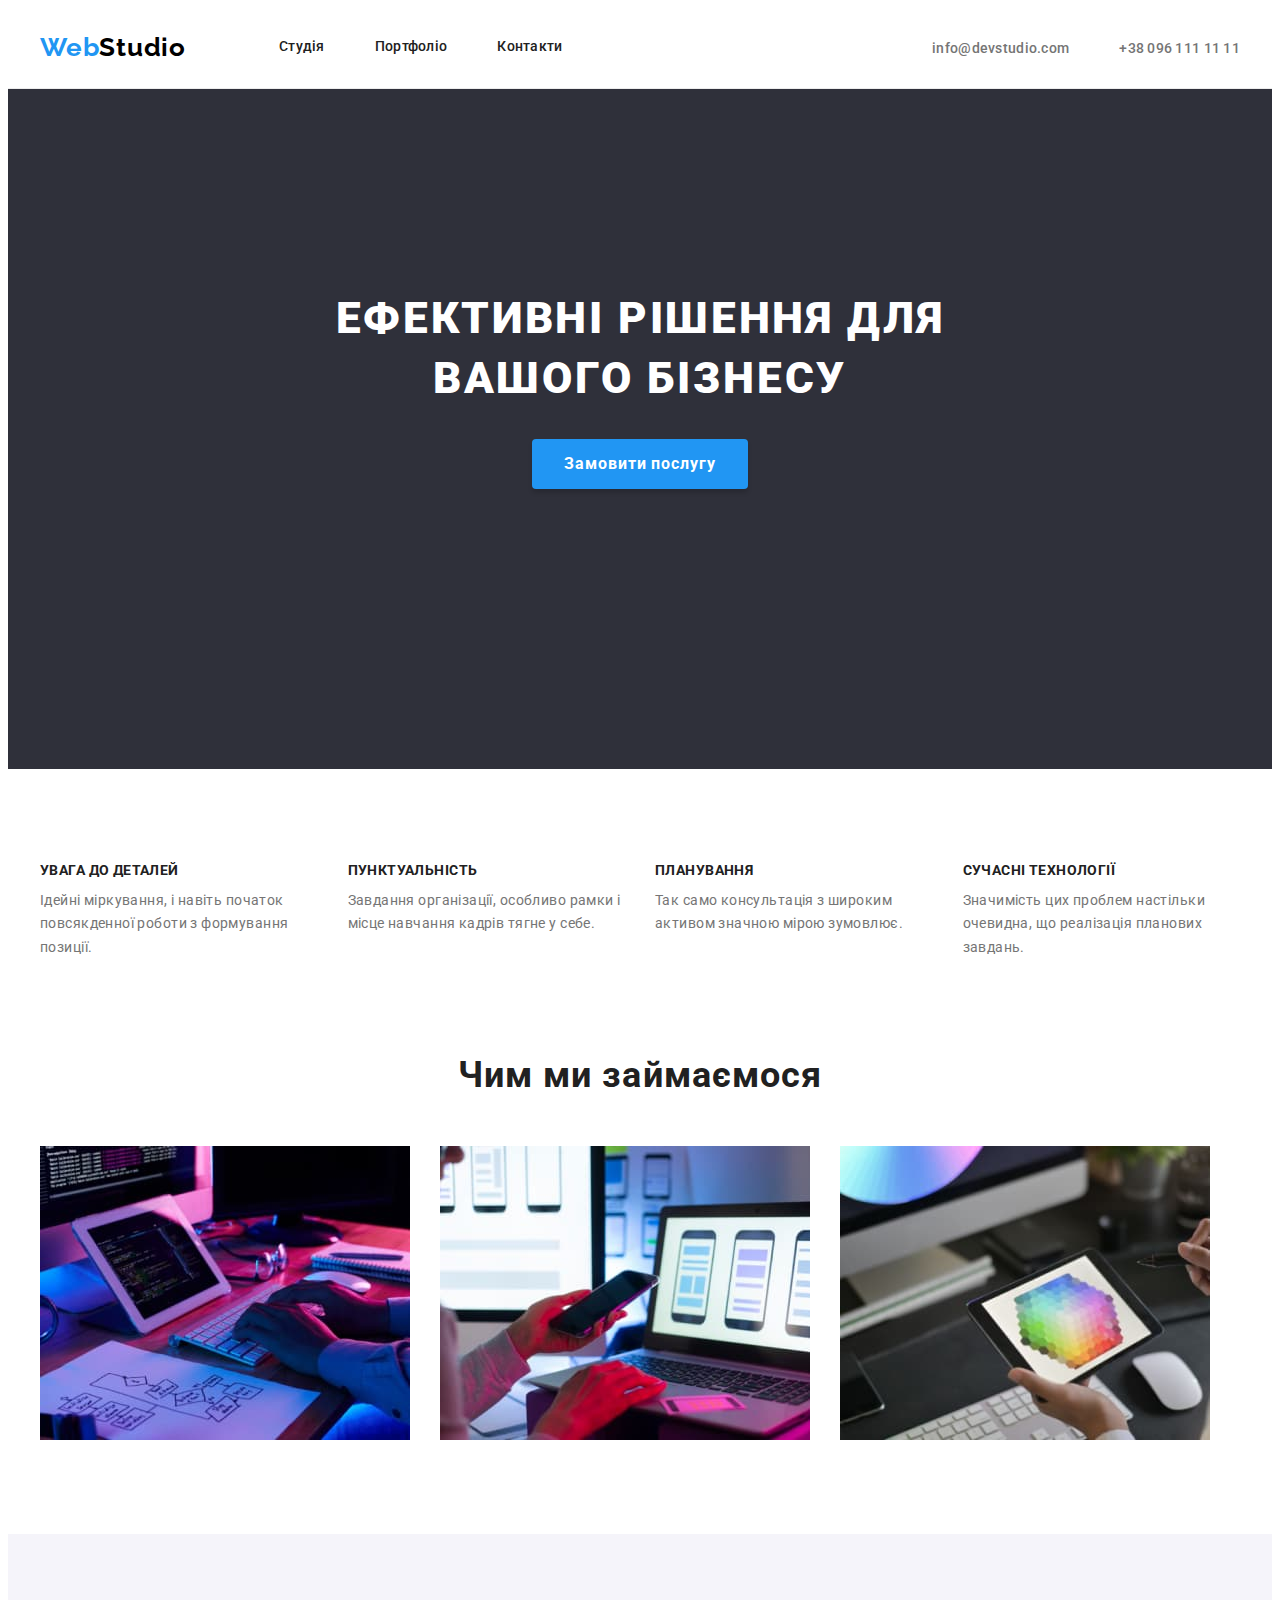
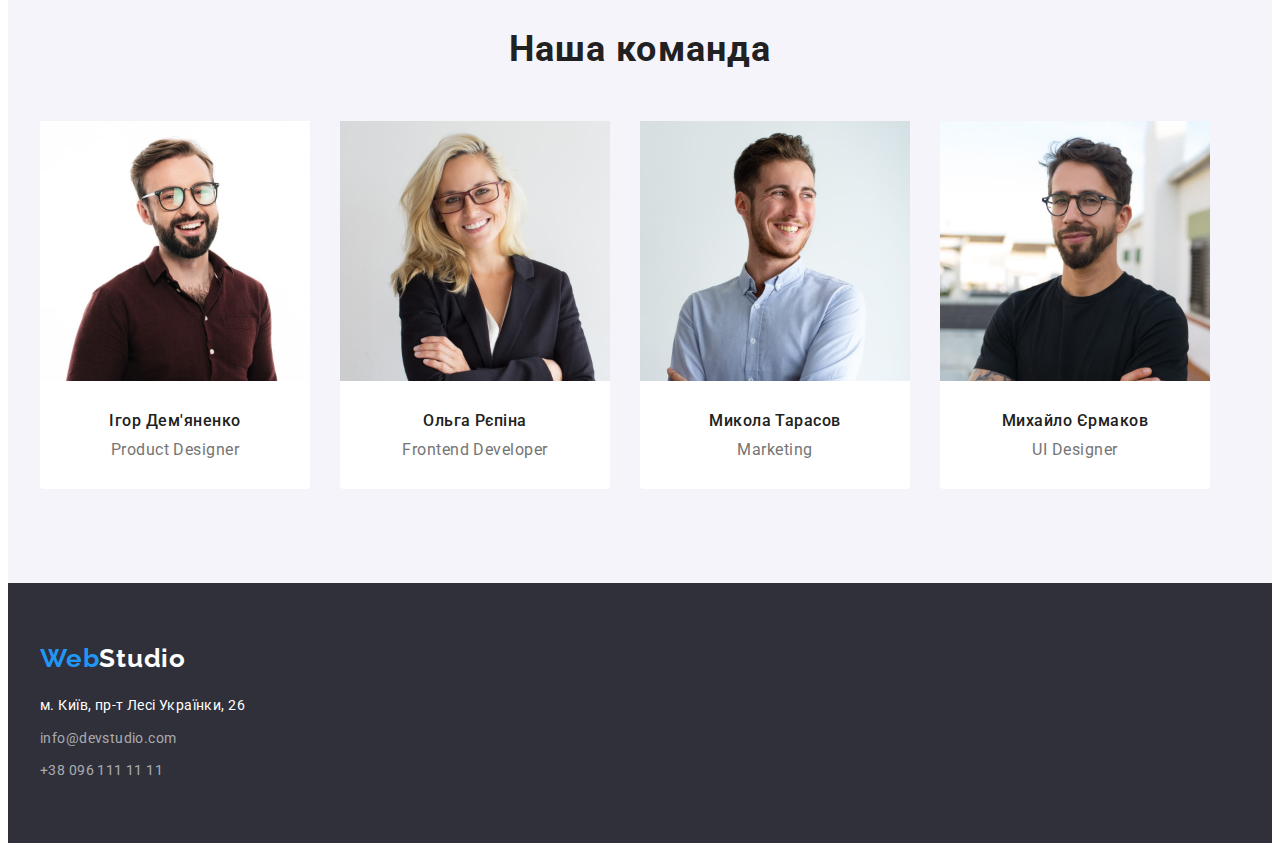
<file: index.html>
<!DOCTYPE html>
<html lang="uk">
  <head>
    <meta charset="UTF-8" />
    <meta http-equiv="X-UA-Compatible" content="IE=edge" />
    <meta name="viewport" content="width=device-width, initial-scale=1.0" />
    <title>WebStudio</title>
    <link rel="preconnect" href="https://fonts.googleapis.com" />
    <link rel="preconnect" href="https://fonts.gstatic.com" crossorigin />
    <link
      href="https://fonts.googleapis.com/css2?family=Raleway:wght@700&family=Roboto:wght@400;500;700;900&display=swap"
      rel="stylesheet"
    />
    <link
      rel="stylesheet"
      href="https://cdnjs.cloudflare.com/ajax/libs/modern-normalize/1.1.0/modern-normalize.min.css"
      integrity="sha512-wpPYUAdjBVSE4KJnH1VR1HeZfpl1ub8YT/NKx4PuQ5NmX2tKuGu6U/JRp5y+Y8XG2tV+wKQpNHVUX03MfMFn9Q=="
      crossorigin="anonymous"
      referrerpolicy="no-referrer"
    />
    <link rel="stylesheet" href="./css/styles.css" />
  </head>
  <body>
    <!--Шапка сайту-->
    <header class="header">
      <div class="container header-container">
        <nav class="header-navigation">
          <a href="./index.html" class="header-logo"
            >Web<span class="log-studio">Studio</span></a
          >
          <ul class="header-list list">
            <li class="header-item">
              <a href="./index.html" class="header-link">Студія</a>
            </li>
            <li class="header-item">
              <a href="./portfolio.html" class="header-link">Портфоліо</a>
            </li>
            <li class="header-item">
              <a href="" class="header-link">Контакти</a>
            </li>
          </ul>
        </nav>
        <ul class="contacts list">
          <li class="contacts-list">
            <a href="mailto:info@devstudio.com" class="contacts-mail"
              >info@devstudio.com</a
            >
          </li>
          <li class="contacts-list">
            <a href="tel:+380961111111" class="contacts-tel"
              >+38 096 111 11 11</a
            >
          </li>
        </ul>
      </div>
    </header>

    <main>
      <!--Ефективні рішення для вашого бізнесу-->
      <section class="hero">
        <div class="container">
          <h1 class="hero-title">Ефективні рішення для вашого бізнесу</h1>
          <button type="button" class="button">Замовити послугу</button>
        </div>
      </section>
      <!--Особливості-->
      <section class="features">
        <div class="container features-container">
          <h2 class="visually-hidden">Особливості</h2>
          <ul class="features-list list">
            <li class="features-item">
              <div class="features-box">
                <h3 class="features-title">Увага до деталей</h3>
                <p class="features-text">
                  Ідейні міркування, і навіть початок повсякденної роботи з
                  формування позиції.
                </p>
              </div>
            </li>
            <li class="features-item">
              <div class="features-box">
                <h3 class="features-title">Пунктуальність</h3>
                <p class="features-text">
                  Завдання організації, особливо рамки і місце навчання кадрів
                  тягне у себе.
                </p>
              </div>
            </li>
            <li class="features-item">
              <div class="features-box">
                <h3 class="features-title">Планування</h3>
                <p class="features-text">
                  Так само консультація з широким активом значною мірою
                  зумовлює.
                </p>
              </div>
            </li>
            <li class="features-item">
              <div class="features-box">
                <h3 class="features-title">Сучасні технології</h3>
                <p class="features-text">
                  Значимість цих проблем настільки очевидна, що реалізація
                  планових завдань.
                </p>
              </div>
            </li>
          </ul>
        </div>
      </section>
      <!--Чим ми займаємося-->
      <section class="work">
        <div class="container">
          <h2 class="work-title">Чим ми займаємося</h2>
          <ul class="work-list list">
            <li>
              <img
                src="./images/box1.jpg"
                alt="Дизайнер працює за ноутбуком"
                width="370"
              />
            </li>
            <li>
              <img
                src="./images/box2.jpg"
                alt="Дизайнер створює дизайн мобільного додатку"
                width="370"
              />
            </li>
            <li>
              <img
                src="./images/box3.jpg"
                alt="Гамма кольорів на планшеті"
                width="370"
              />
            </li>
          </ul>
        </div>
      </section>
      <!--Наша команда-->
      <section class="team">
        <div class="container">
          <h2 class="team-title">Наша команда</h2>
          <ul class="team-list list">
            <li class="team-item">
              <img
                class="employee"
                src="./images/img_employee1.jpg"
                alt="Фото продакт дизайнера"
                width="270"
              />
              <h3 class="employee-name">Ігор Дем'яненко</h3>
              <p class="employee-position">Product Designer</p>
            </li>
            <li class="team-item">
              <img
                class="employee"
                src="./images/img_employee2.jpg"
                alt="Фото розробника"
                width="270"
              />
              <h3 class="employee-name">Ольга Рєпіна</h3>
              <p class="employee-position">Frontend Developer</p>
            </li>
            <li class="team-item">
              <img
                class="employee"
                src="./images/img_employee3.jpg"
                alt="Фото маркетолога"
                width="270"
              />
              <h3 class="employee-name">Микола Тарасов</h3>
              <p class="employee-position">Marketing</p>
            </li>
            <li class="team-item">
              <img
                class="employee"
                src="./images/img_employee4.jpg"
                alt="Фото дизайнера"
                width="270"
              />
              <h3 class="employee-name">Михайло Єрмаков</h3>
              <p class="employee-position">UI Designer</p>
            </li>
          </ul>
        </div>
      </section>
    </main>
    <!--Підвал сайту-->
    <footer class="footer">
      <div class="container">
        <a href="./index.html" class="header-logo footer-log"
          >Web<span class="log-white">Studio</span></a
        >
        <address class="address">
          <ul class="address-list list">
            <li class="address-item">
              <a
                href="https://goo.gl/maps/CPtrU1FHBa2aNyZL9"
                target="_blank"
                rel="noopener noreferrer nofollow"
                class="address-map"
                >м. Київ, пр-т Лесі Українки, 26</a
              >
            </li>

            <li class="address-item">
              <a
                href="mailto:info@devstudio.com"
                class="address-contacts address-mail"
                >info@devstudio.com</a
              >
            </li>
            <li class="address-item">
              <a href="tel:+380961111111" class="address-contacts tel"
                >+38 096 111 11 11</a
              >
            </li>
          </ul>
        </address>
      </div>
    </footer>
  </body>
</html>
</file>
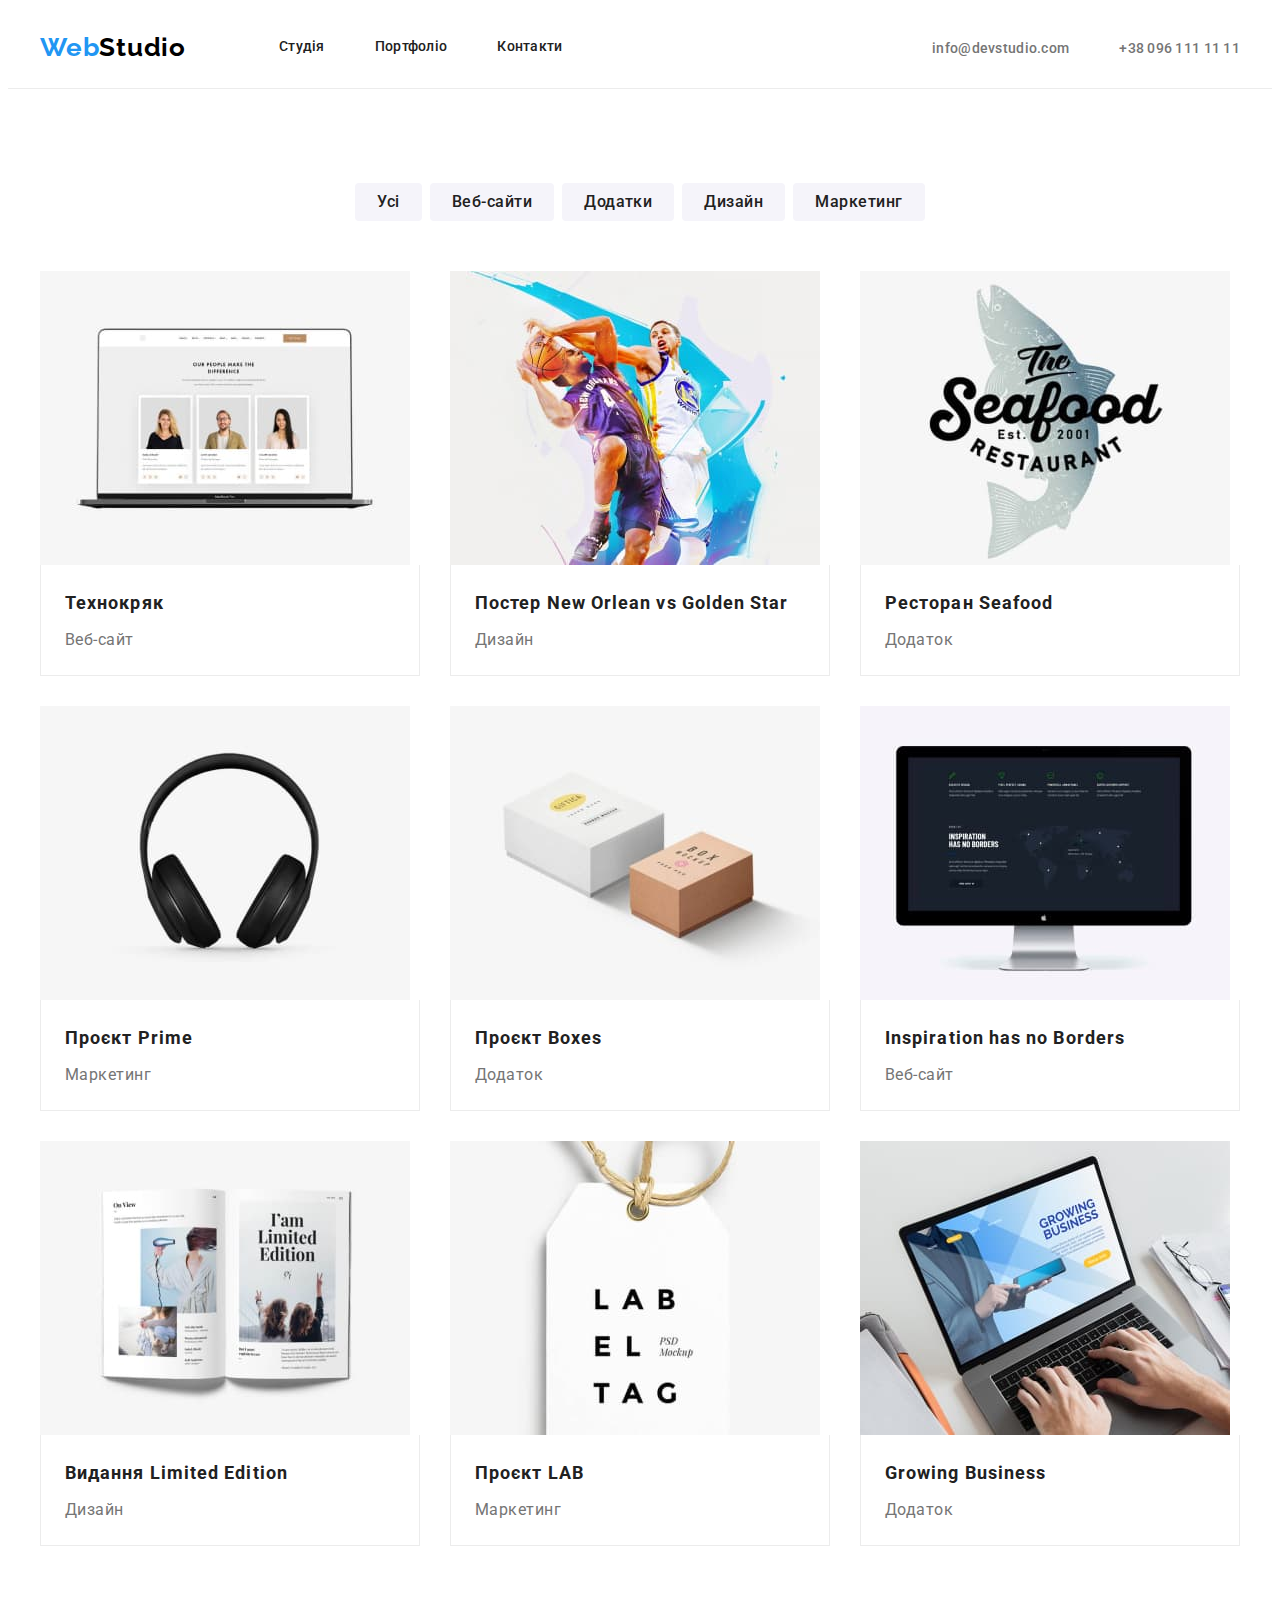
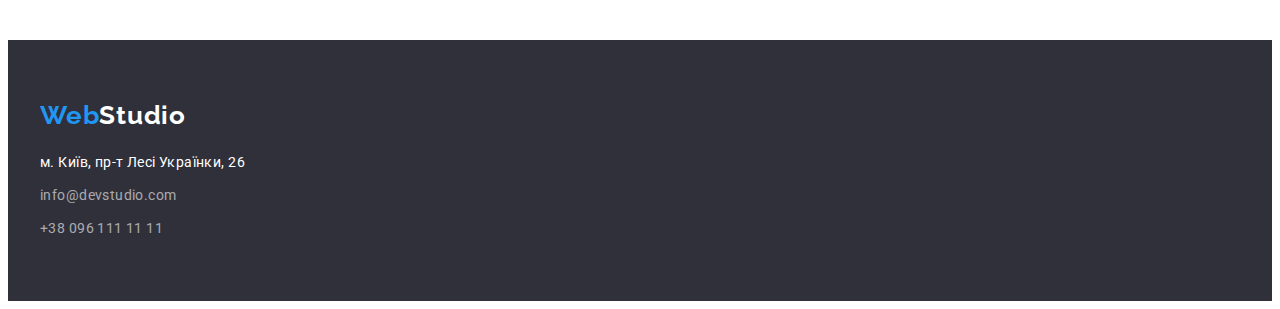
<file: portfolio.html>
<!DOCTYPE html>
<html lang="uk">
  <head>
    <meta charset="UTF-8" />
    <meta http-equiv="X-UA-Compatible" content="IE=edge" />
    <meta name="viewport" content="width=device-width, initial-scale=1.0" />
    <title>WebStudio</title>
    <link rel="preconnect" href="https://fonts.googleapis.com" />
    <link rel="preconnect" href="https://fonts.gstatic.com" crossorigin />
    <link
      href="https://fonts.googleapis.com/css2?family=Raleway:wght@700&family=Roboto:wght@400;500;700;900&display=swap"
      rel="stylesheet"
    />
    <link
      rel="stylesheet"
      href="https://cdnjs.cloudflare.com/ajax/libs/modern-normalize/1.1.0/modern-normalize.min.css"
      integrity="sha512-wpPYUAdjBVSE4KJnH1VR1HeZfpl1ub8YT/NKx4PuQ5NmX2tKuGu6U/JRp5y+Y8XG2tV+wKQpNHVUX03MfMFn9Q=="
      crossorigin="anonymous"
      referrerpolicy="no-referrer"
    />
    <link rel="stylesheet" href="./css/styles.css" />
  </head>
  <body>
    <!--Шапка сайту-->
    <header class="header">
      <div class="container header-container">
        <nav class="header-navigation">
          <a href="./index.html" class="header-logo"
            >Web<span class="log-studio">Studio</span></a
          >
          <ul class="header-list list">
            <li class="header-item">
              <a href="./index.html" class="header-link">Студія</a>
            </li>
            <li class="header-item">
              <a href="./portfolio.html" class="header-link">Портфоліо</a>
            </li>
            <li class="header-item">
              <a href="" class="header-link">Контакти</a>
            </li>
          </ul>
        </nav>
        <ul class="contacts list">
          <li class="contacts-list">
            <a href="mailto:info@devstudio.com" class="contacts-mail"
              >info@devstudio.com</a
            >
          </li>
          <li class="contacts-list">
            <a href="tel:+380961111111" class="contacts-tel"
              >+38 096 111 11 11</a
            >
          </li>
        </ul>
      </div>
    </header>

    <main>
      <section class="portfolio">
        <div class="container">
          <h1 class="visually-hidden">Portfolio</h1>
          <ul class="portfolio-list list">
            <li><button type="button" class="button-portfolio">Усі</button></li>
            <li>
              <button type="button" class="button-portfolio">Веб-сайти</button>
            </li>
            <li>
              <button type="button" class="button-portfolio">Додатки</button>
            </li>
            <li>
              <button type="button" class="button-portfolio">Дизайн</button>
            </li>
            <li>
              <button type="button" class="button-portfolio">Маркетинг</button>
            </li>
          </ul>

          <ul class="projects list">
            <li class="projects-item">
              <a href="#" class="projects-link"
                ><img
                  class="projects-img"
                  src="./images/img-webcite.jpg"
                  alt="Ілюстрація веб-сайту"
                  width="370"
                />
                <div class="projects-box">
                  <h2 class="projects-title">Технокряк</h2>
                  <p class="projects-text">Веб-сайт</p>
                </div>
              </a>
            </li>
            <li class="projects-item">
              <a href="#" class="projects-link"
                ><img
                  class="projects-img"
                  src="./images/img-designe1.jpg"
                  alt="Баскетболісти"
                  width="370"
                />
                <div class="projects-box">
                  <h2 class="projects-title">
                    Постер New Orlean vs Golden Star
                  </h2>
                  <p class="projects-text">Дизайн</p>
                </div>
              </a>
            </li>
            <li class="projects-item">
              <a href="#" class="projects-link"
                ><img
                  class="projects-img"
                  src="./images/img-app1.jpg"
                  alt="Логотип ресторану"
                  width="370"
                />
                <div class="projects-box">
                  <h2 class="projects-title">Ресторан Seafood</h2>
                  <p class="projects-text">Додаток</p>
                </div>
              </a>
            </li>
            <li class="projects-item">
              <a href="#" class="projects-link"
                ><img
                  class="projects-img"
                  src="./images/img-marketing1.jpg"
                  alt="Навушники"
                  width="370"
                />
                <div class="projects-box">
                  <h2 class="projects-title">Проєкт Prime</h2>
                  <p class="projects-text">Маркетинг</p>
                </div>
              </a>
            </li>
            <li class="projects-item">
              <a href="#" class="projects-link"
                ><img
                  class="projects-img"
                  src="./images/img-app2.jpg"
                  alt="Дві коробки"
                  width="370"
                />
                <div class="projects-box">
                  <h2 class="projects-title">Проєкт Boxes</h2>
                  <p class="projects-text">Додаток</p>
                </div>
              </a>
            </li>
            <li class="projects-item">
              <a href="#" class="projects-link"
                ><img
                  class="projects-img"
                  src="./images/img-webcite2.jpg"
                  alt="Монітор"
                  width="370"
                />
                <div class="projects-box">
                  <h2 class="projects-title">Inspiration has no Borders</h2>
                  <p class="projects-text">Веб-сайт</p>
                </div>
              </a>
            </li>
            <li class="projects-item">
              <a href="#" class="projects-link"
                ><img
                  class="projects-img"
                  src="./images/img-designe2.jpg"
                  alt="Розворот журналу"
                  width="370"
                />
                <div class="projects-box">
                  <h2 class="projects-title">Видання Limited Edition</h2>
                  <p class="projects-text">Дизайн</p>
                </div></a
              >
            </li>
            <li class="projects-item">
              <a href="#" class="projects-link"
                ><img
                  class="projects-img"
                  src="./images/img-marketing2.jpg"
                  alt="Бірка"
                  width="370"
                />
                <div class="projects-box">
                  <h2 class="projects-title">Проєкт LAB</h2>
                  <p class="projects-text">Маркетинг</p>
                </div></a
              >
            </li>
            <li class="projects-item">
              <a href="#" class="projects-link"
                ><img
                  class="projects-img"
                  src="./images/img-app3.jpg"
                  alt="Ноутбук"
                  width="370"
                />
                <div class="projects-box">
                  <h2 class="projects-title">Growing Business</h2>
                  <p class="projects-text">Додаток</p>
                </div></a
              >
            </li>
          </ul>
        </div>
      </section>
    </main>
    <!--Підвал сайту-->
    <footer class="footer">
      <div class="container">
        <a href="./index.html" class="header-logo footer-log"
          >Web<span class="log-white">Studio</span></a
        >
        <address class="address">
          <ul class="address-list list">
            <li class="address-item">
              <a
                href="https://goo.gl/maps/CPtrU1FHBa2aNyZL9"
                target="_blank"
                rel="noopener noreferrer nofollow"
                class="address-map"
                >м. Київ, пр-т Лесі Українки, 26</a
              >
            </li>
            <li class="address-item">
              <a
                href="mailto:info@devstudio.com"
                class="address-contacts address-mail"
                >info@devstudio.com</a
              >
            </li>
            <li class="address-item">
              <a href="tel:+380961111111" class="address-contacts"
                >+38 096 111 11 11</a
              >
            </li>
          </ul>
        </address>
      </div>
    </footer>
  </body>
</html>
</file>
<file: css/styles.css>
body {
  font-family: "Roboto", sans-serif;
  color: var(--text-color);
  background-color: var(--white-color);
}
:root {
  --accent-color: #2196f3;
  --title-color: #212121;
  --text-color: #757575;
  --white-color: #ffffff;
  --logo-studio-color: #000000;
  --shadow-button-color: rgba(0, 0, 0, 0.15);
  --footer-color: #2f303a;
  --contacts-color: rgba(255, 255, 255, 0.6);
  --portfolio-button-color: #f5f4fa;
  --button-hover: #188ce8;
  --hero-bg-color: #2f303a;
  --border-colour: #ececec;
}

p,
h1,
h2,
h3,
h4,
h5,
h6 {
  margin: 0;
}
ul,
ol {
  margin: 0;
  padding-left: 0;
}
button {
  cursor: pointer;
}
address {
  font-style: normal;
}
img {
  display: block;
}

/*--------------------HEADER---------------------------------*/
.container {
  width: 1200px;
  padding-left: 15px;
  padding-right: 15px;
  margin: 0 auto;
  /*outline: 2px solid red;*/
}
.header {
  padding-top: 24px;
  padding-bottom: 25px;
  border-bottom: 1px solid var(--border-colour);
}
.header-container {
  display: flex;
  align-items: center;
  justify-content: space-between;
}
.header-navigation {
  display: flex;
  align-items: center;
}
.header-list {
  display: flex;
  gap: 50px;
}
.contacts {
  display: flex;
  gap: 50px;
}
.header-logo {
  font-family: "Raleway", sans-seri;
  font-weight: 700;
  font-size: 26px;
  line-height: 1.19;
  letter-spacing: 0.03em;
  text-decoration: none;
  color: var(--accent-color);
  margin-right: 93px;
}
.log-studio {
  color: var(--logo-studio-color);
}
.list {
  list-style: none;
}
.header-item {
  font-weight: 500;
  font-size: 14px;
  line-height: 1.14;
  letter-spacing: 0.02em;
  text-decoration: none;
}
.header-link {
  text-decoration: none;
  color: var(--title-color);
}
.header-link:hover,
.header-link:focus {
  color: var(--accent-color);
}
.contacts-mail,
.contacts-tel {
  font-weight: 500;
  font-size: 14px;
  line-height: 16px;
  letter-spacing: 0.02em;
  color: var(--text-color);
  text-decoration: none;
}
.contacts-mail:hover,
.contacts-mail:focus {
  color: var(--accent-color);
}
.contacts-tel:hover,
.contacts-tel:focus {
  color: var(--accent-color);
}
/*----------------------------------HERO------------------------------*/
.hero {
  background-color: var(--hero-bg-color);
  padding-top: 200px;
  padding-bottom: 280px;
}
.hero-title {
  font-weight: 900;
  font-size: 44px;
  line-height: 1.36;
  text-align: center;
  letter-spacing: 0.06em;
  text-transform: uppercase;
  color: var(--white-color);
  max-width: 696px;
  margin: 0 auto 30px;
}

.button {
  min-width: 216px;
  height: 50px;
  font-family: inherit;
  background-color: var(--accent-color);
  box-shadow: 0px 4px 4px var(--shadow-button-color);
  border-radius: 4px;
  color: var(--white-color);
  font-weight: 700;
  font-size: 16px;
  line-height: 1.88;
  display: flex;
  align-items: center;
  text-align: center;
  letter-spacing: 0.06em;
  display: block;
  margin: 0 auto;
  border: none;
}
.button:focus,
.button:hover {
  background: var(--button-hover);
}
/*---------------------------------Section features--------------------------*/
.features {
  padding-top: 94px;
}
.features-list {
  display: flex;
  gap: 30px;
}
.features-item {
  flex-basis: calc((100% - 90px) / 4);
}
.features-title {
  font-weight: 700;
  font-size: 14px;
  line-height: 1.14;
  letter-spacing: 0.03em;
  text-transform: uppercase;
  color: var(--title-color);
  margin-bottom: 10px;
}
.features-text {
  font-size: 14px;
  line-height: 1.71;
  letter-spacing: 0.03em;
}
/*----------------What do we do---------------------------------*/
.work {
  padding-top: 94px;
  padding-bottom: 94px;
}
.work-list {
  display: flex;
  gap: 30px;
}
.work-title,
.team-title {
  font-weight: 700;
  font-size: 36px;
  line-height: 1.17;
  text-align: center;
  letter-spacing: 0.03em;
  color: var(--title-color);
  margin-bottom: 50px;
}

/*------------OUR TEAM---------*/
.team {
  background-color: var(--portfolio-button-color);
  padding-top: 94px;
  padding-bottom: 94px;
}
.team-list {
  display: flex;
  gap: 30px;
}
.team-item {
  background-color: var(--white-color);
  width: calc((100%-90px) / 4);
  border-radius: 0px 0px 4px 4px;
}
.employee {
  margin-bottom: 30px;
}
.employee-name {
  font-weight: 500;
  font-size: 16px;
  line-height: 1.19;
  text-align: center;
  letter-spacing: 0.03em;
  color: var(--title-color);
  margin-bottom: 10px;
}
.employee-position {
  font-weight: 400;
  font-size: 16px;
  line-height: 1.19;
  text-align: center;
  letter-spacing: 0.03em;
  padding-bottom: 30px;
}
/*-----------------------FOOTER------------------*/
.log-white {
  color: var(--white-color);
}
.footer {
  background-color: var(--footer-color);
  padding-top: 60px;
  padding-bottom: 60px;
}
.address-item:not(:last-child) {
  margin-bottom: 9px;
}
.address-map {
  font-weight: 400;
  font-size: 14px;
  line-height: 1.71;
  letter-spacing: 0.03em;
  color: var(--white-color);
  text-decoration: none;
  display: block;
}
.address-map:hover,
.address-map:focus {
  color: var(--accent-color);
}
.address-contacts {
  font-weight: 400;
  font-size: 14px;
  line-height: 1.71;
  letter-spacing: 0.03em;
  color: var(--contacts-color);
  text-decoration: none;
  display: block;
}
.address-contacts:hover,
.address-contacts:focus {
  color: var(--accent-color);
}
.footer-log {
  margin-right: 0;
  display: block;
  margin-bottom: 20px;
}

/*-----------PORTFOLIO PAGE--------------*/
.portfolio {
  background-color: var(--white-color);
  padding-top: 94px;
  padding-bottom: 94px;
}
.portfolio-list {
  display: flex;
  margin-bottom: 50px;
  justify-content: center;
  gap: 8px;
}
.visually-hidden {
  position: absolute;
  width: 1px;
  height: 1px;
  margin: -1px;
  border: 0;
  padding: 0;
  white-space: nowrap;
  clip-path: inset(100%);
  clip: rect(0 0 0 0);
  overflow: hidden;
}
.button-portfolio {
  font-family: inherit;
  font-weight: 500;
  font-size: 16px;
  line-height: 1.62;
  text-align: center;
  letter-spacing: 0.03em;
  color: var(--title-color);
  background: var(--portfolio-button-color);
  border-radius: 4px;
  border: none;
  padding: 6px 22px;
}
.button-portfolio:hover,
.button-portfolio:focus {
  color: var(--white-color);
  background: var(--accent-color);
}
.projects {
  display: flex;
  flex-wrap: wrap;
  gap: 30px;
}
.projects-item {
  width: calc((100% - 60px) / 3);
}
.projects-title {
  font-weight: 700;
  font-size: 18px;
  line-height: 2;
  letter-spacing: 0.06em;
  color: var(--title-color);
  margin-bottom: 4px;
}
.projects-text {
  font-weight: 400;
  font-size: 16px;
  line-height: 1.88;
  letter-spacing: 0.03em;
  color: var(--text-color);
}
.projects-link {
  text-decoration: none;
}
.projects-box {
  padding: 20px 24px;
  border: 1px solid var(--border-colour);
  border-top: 0;
}
</file>
